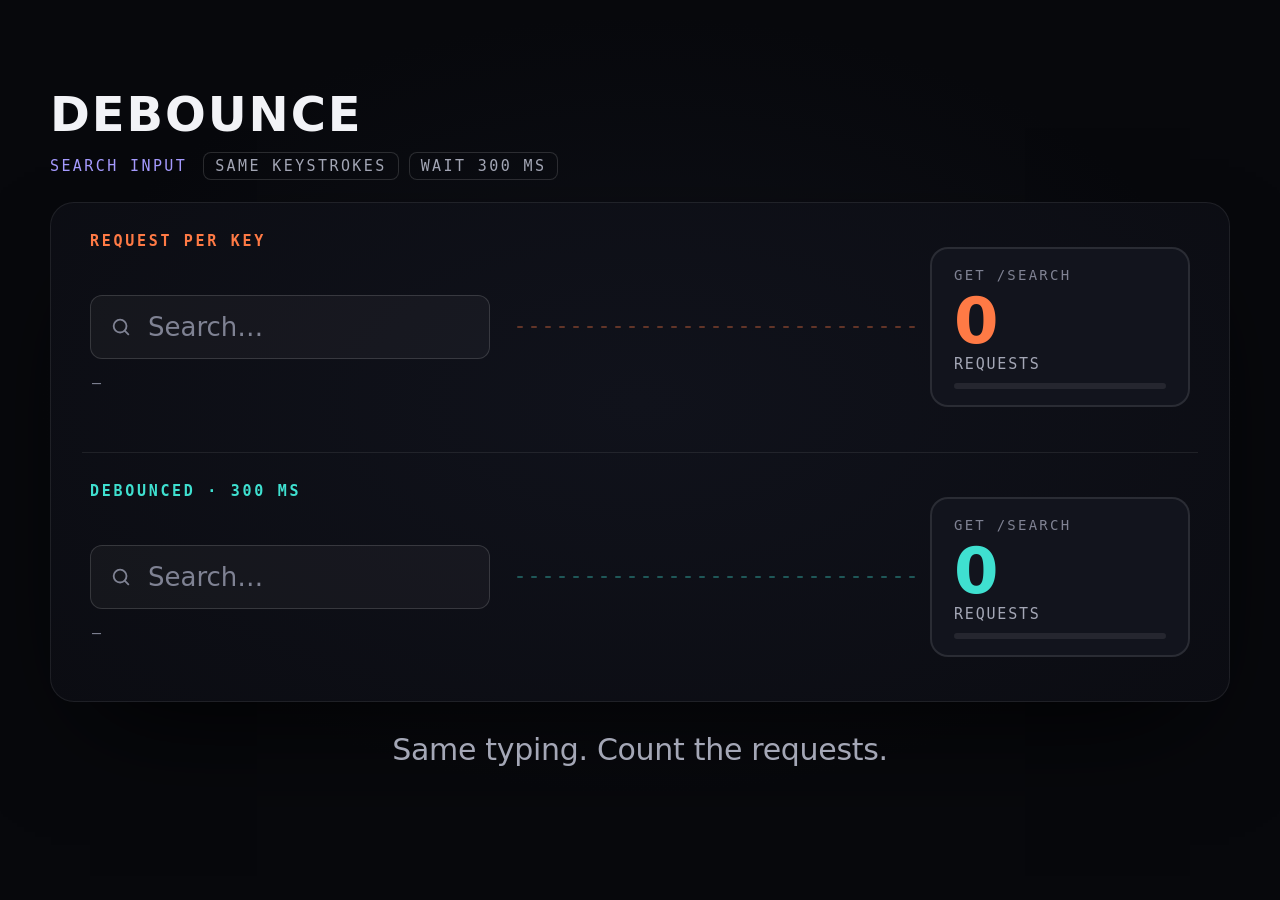
<file: index.html>
<!doctype html>
<html lang="en">
<head>
  <meta charset="utf-8">
  <meta name="viewport" content="width=device-width,initial-scale=1">
  <title>Debounce Search — veraetogrex_portfolio</title>
  <link rel="stylesheet" href="style.css">
</head>
<body>
  <!-- Debounce Search · zero dependencies · github.com/veraetogrex-portfolio -->
  <section class="db" id="search" aria-label="Search input with and without debounce">
    <header class="db-top">
      <h1 class="db-title">Debounce</h1>
      <p class="db-rules"><span>Search input</span><b>Same keystrokes</b><b>Wait 300 ms</b></p>
    </header>

    <div class="db-scene">
      <canvas class="db-canvas" aria-hidden="true"></canvas>
      <div class="db-row is-raw">
        <span class="db-tag">Request per key</span>
        <label class="db-field"><svg viewBox="0 0 24 24" fill="none" stroke-width="2" stroke-linecap="round"><circle cx="11" cy="11" r="7"/><path d="m20 20-4-4"/></svg><input class="db-in" placeholder="Search…" autocomplete="off" spellcheck="false" aria-label="Search"></label>
        <span class="db-note">—</span>
        <div class="db-server"><small>GET /search</small><b>0</b><em>requests</em><span class="db-load"><i></i></span></div>
      </div>
      <div class="db-row is-deb">
        <span class="db-tag">Debounced · 300 ms</span>
        <label class="db-field"><svg viewBox="0 0 24 24" fill="none" stroke-width="2" stroke-linecap="round"><circle cx="11" cy="11" r="7"/><path d="m20 20-4-4"/></svg><input class="db-mirror" placeholder="Search…" readonly tabindex="-1" aria-hidden="true"></label>
        <span class="db-note">—</span>
        <div class="db-server"><small>GET /search</small><b>0</b><em>requests</em><span class="db-load"><i></i></span></div>
      </div>
    </div>

    <div class="db-verdict" role="status">
      <p class="db-caption">Same typing. Count the requests.</p>
      <p class="db-score"><span class="r">9</span> requests<span class="a">→</span><span class="g">1</span></p>
    </div>
  </section>

  <script src="script.js"></script>
</body>
</html>
</file>
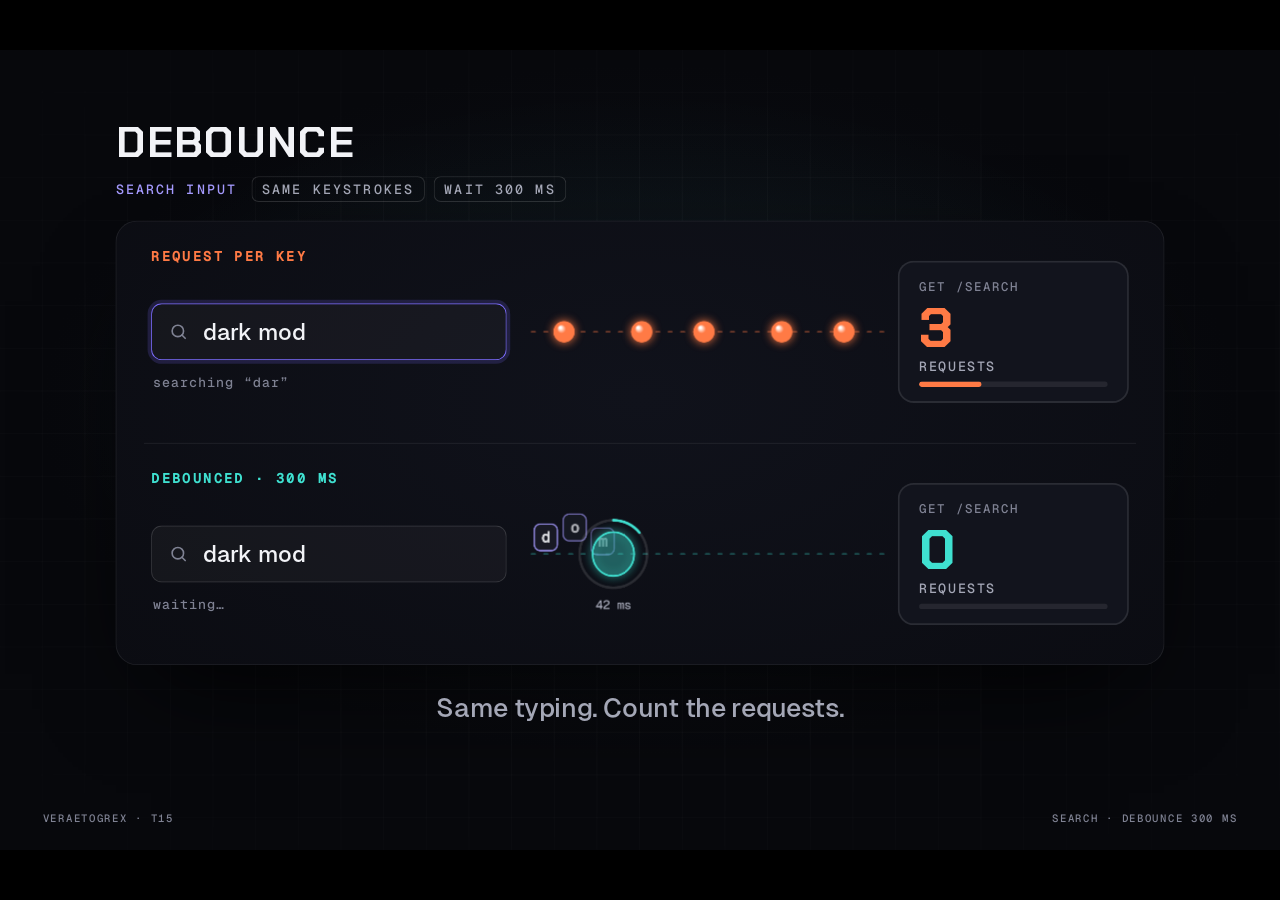
<file: mockup/debounce-search.autoplay.html>
<!doctype html>
<html lang="en">
<head>
<meta charset="utf-8">
<meta name="viewport" content="width=device-width,initial-scale=1">
<title>T15 Debounce Search — nine keystrokes, one request</title>
<link rel="stylesheet" href="_shared/nocturne.css">
<link rel="stylesheet" href="../style.css">
<style>
  /* the component from source/, dressed in Nocturne type */
  #stage{background:radial-gradient(ellipse 65% 60% at 50% 45%,#0E1018 0%,var(--void) 72%);
    --font:var(--f-text);--mono:var(--f-mono);--display:var(--f-display)}
  #stage .db{position:absolute;left:130px;top:80px;zoom:1;z-index:1}
  .halo{position:absolute;left:50%;top:44%;width:1300px;height:700px;margin:-350px 0 0 -650px;border-radius:50%;pointer-events:none;z-index:0;
    background:radial-gradient(closest-side,rgba(63,224,208,.07),rgba(0,0,0,0))}

</style>
</head>
<body>
<div id="stage" class="grid" data-title="T15 Debounce Search" data-url="veraetogrex-portfolio.github.io/debounce-search">
  <div class="halo"></div>
  <section class="db" id="search" aria-label="Search input with and without debounce">
    <header class="db-top">
      <h1 class="db-title">Debounce</h1>
      <p class="db-rules"><span>Search input</span><b>Same keystrokes</b><b>Wait 300 ms</b></p>
    </header>

    <div class="db-scene">
      <canvas class="db-canvas" aria-hidden="true"></canvas>
      <div class="db-row is-raw">
        <span class="db-tag">Request per key</span>
        <label class="db-field"><svg viewBox="0 0 24 24" fill="none" stroke-width="2" stroke-linecap="round"><circle cx="11" cy="11" r="7"/><path d="m20 20-4-4"/></svg><input class="db-in" placeholder="Search…" autocomplete="off" spellcheck="false" aria-label="Search"></label>
        <span class="db-note">—</span>
        <div class="db-server"><small>GET /search</small><b>0</b><em>requests</em><span class="db-load"><i></i></span></div>
      </div>
      <div class="db-row is-deb">
        <span class="db-tag">Debounced · 300 ms</span>
        <label class="db-field"><svg viewBox="0 0 24 24" fill="none" stroke-width="2" stroke-linecap="round"><circle cx="11" cy="11" r="7"/><path d="m20 20-4-4"/></svg><input class="db-mirror" placeholder="Search…" readonly tabindex="-1" aria-hidden="true"></label>
        <span class="db-note">—</span>
        <div class="db-server"><small>GET /search</small><b>0</b><em>requests</em><span class="db-load"><i></i></span></div>
      </div>
    </div>

    <div class="db-verdict" role="status">
      <p class="db-caption">Same typing. Count the requests.</p>
      <p class="db-score"><span class="r">9</span> requests<span class="a">→</span><span class="g">1</span></p>
    </div>
  </section>
  <div class="status-line"><span>Veraetogrex · T15</span><span>Search · debounce 300 ms</span></div>
</div>
<script>window.AUTOPLAY = true;</script>
<script src="_shared/stage.js"></script>
<script src="../script.js"></script>
<script>
const db = document.querySelector('#search').debounce;
Stage.init({
  reset: () => db.reset(),
  cursorStart: [-80, -80],                 // no cursor: the keys type themselves
  async demo(s) {
    const t0 = performance.now();
    await s.until(t0, 250);
    await s.type(db.input, 'dark mode', { cps: 13, jitter: .25 });   // 9 keys: 9 requests up top, one drop below
    await s.until(t0, 5000);
    db.clear();                            // empty box, counters back to zero = first frame
    await s.until(t0, 5700);
  },
});
</script>
</body>
</html>
</file>
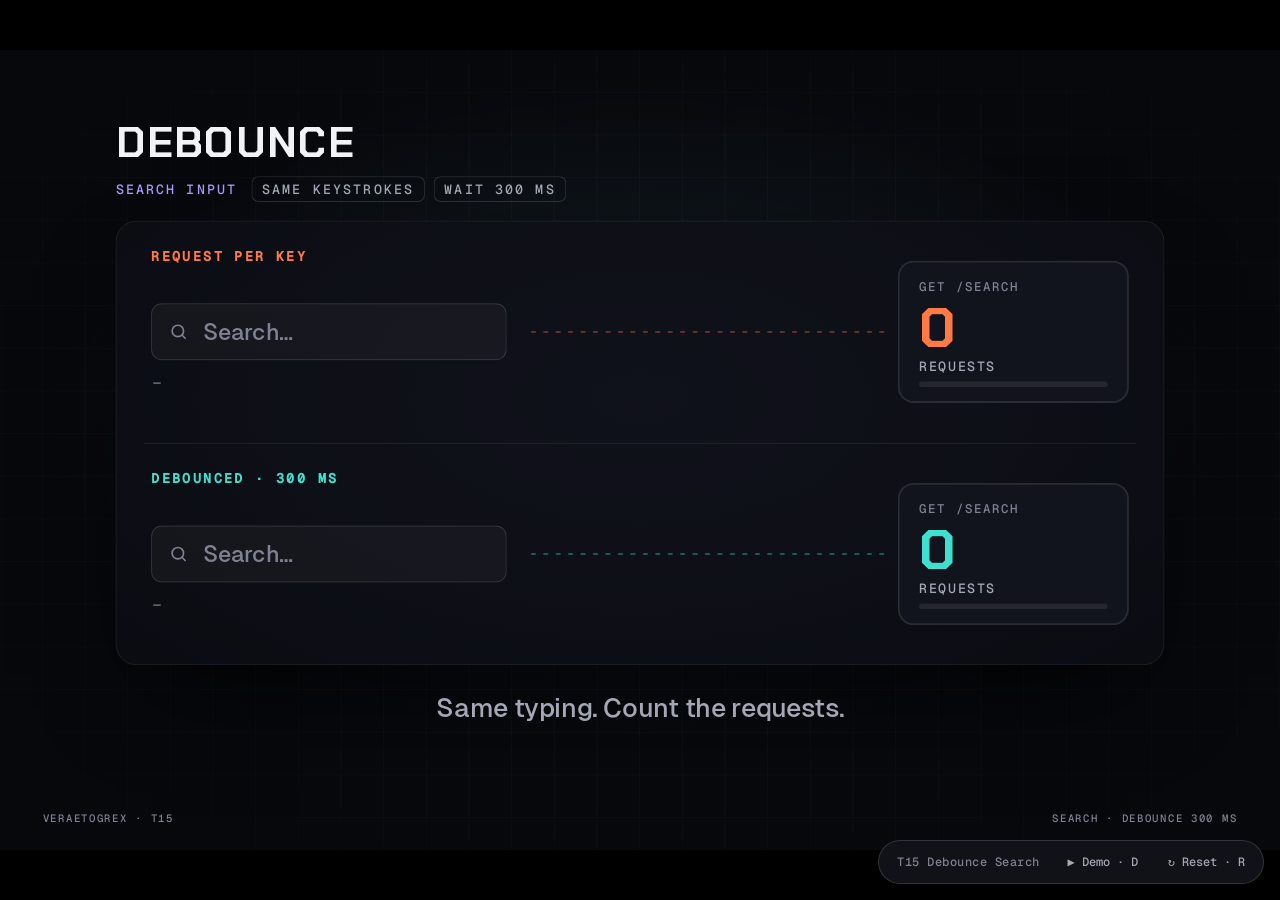
<file: mockup/debounce-search.html>
<!doctype html>
<html lang="en">
<head>
<meta charset="utf-8">
<meta name="viewport" content="width=device-width,initial-scale=1">
<title>T15 Debounce Search — nine keystrokes, one request</title>
<link rel="stylesheet" href="_shared/nocturne.css">
<link rel="stylesheet" href="../style.css">
<style>
  /* the component from source/, dressed in Nocturne type */
  #stage{background:radial-gradient(ellipse 65% 60% at 50% 45%,#0E1018 0%,var(--void) 72%);
    --font:var(--f-text);--mono:var(--f-mono);--display:var(--f-display)}
  #stage .db{position:absolute;left:130px;top:80px;zoom:1;z-index:1}
  .halo{position:absolute;left:50%;top:44%;width:1300px;height:700px;margin:-350px 0 0 -650px;border-radius:50%;pointer-events:none;z-index:0;
    background:radial-gradient(closest-side,rgba(63,224,208,.07),rgba(0,0,0,0))}

</style>
</head>
<body>
<div id="stage" class="grid" data-title="T15 Debounce Search" data-url="veraetogrex-portfolio.github.io/debounce-search">
  <div class="halo"></div>
  <section class="db" id="search" aria-label="Search input with and without debounce">
    <header class="db-top">
      <h1 class="db-title">Debounce</h1>
      <p class="db-rules"><span>Search input</span><b>Same keystrokes</b><b>Wait 300 ms</b></p>
    </header>

    <div class="db-scene">
      <canvas class="db-canvas" aria-hidden="true"></canvas>
      <div class="db-row is-raw">
        <span class="db-tag">Request per key</span>
        <label class="db-field"><svg viewBox="0 0 24 24" fill="none" stroke-width="2" stroke-linecap="round"><circle cx="11" cy="11" r="7"/><path d="m20 20-4-4"/></svg><input class="db-in" placeholder="Search…" autocomplete="off" spellcheck="false" aria-label="Search"></label>
        <span class="db-note">—</span>
        <div class="db-server"><small>GET /search</small><b>0</b><em>requests</em><span class="db-load"><i></i></span></div>
      </div>
      <div class="db-row is-deb">
        <span class="db-tag">Debounced · 300 ms</span>
        <label class="db-field"><svg viewBox="0 0 24 24" fill="none" stroke-width="2" stroke-linecap="round"><circle cx="11" cy="11" r="7"/><path d="m20 20-4-4"/></svg><input class="db-mirror" placeholder="Search…" readonly tabindex="-1" aria-hidden="true"></label>
        <span class="db-note">—</span>
        <div class="db-server"><small>GET /search</small><b>0</b><em>requests</em><span class="db-load"><i></i></span></div>
      </div>
    </div>

    <div class="db-verdict" role="status">
      <p class="db-caption">Same typing. Count the requests.</p>
      <p class="db-score"><span class="r">9</span> requests<span class="a">→</span><span class="g">1</span></p>
    </div>
  </section>
  <div class="status-line"><span>Veraetogrex · T15</span><span>Search · debounce 300 ms</span></div>
</div>
<script src="_shared/stage.js"></script>
<script src="../script.js"></script>
<script>
const db = document.querySelector('#search').debounce;
Stage.init({
  reset: () => db.reset(),
  cursorStart: [-80, -80],                 // no cursor: the keys type themselves
  async demo(s) {
    const t0 = performance.now();
    await s.until(t0, 250);
    await s.type(db.input, 'dark mode', { cps: 13, jitter: .25 });   // 9 keys: 9 requests up top, one drop below
    await s.until(t0, 5000);
    db.clear();                            // empty box, counters back to zero = first frame
    await s.until(t0, 5700);
  },
});
</script>
</body>
</html>
</file>
<file: style.css>
/* Debounce Search — github.com/veraetogrex-portfolio · zero dependencies */
:root {
  --bg: #07080c;
  --panel: #0b0c12;
  --text: #f2f3f7;
  --text-2: #a4a7b6;
  --text-3: #7f8293;
  --line: rgba(255, 255, 255, .08);
  --line-2: rgba(255, 255, 255, .14);
  --pulse: #7c6cff;
  --pulse-soft: #a69bff;
  --ion: #3fe0d0;     /* one request, sent once typing stops */
  --flare: #ff7a45;   /* a request per keystroke */
  --font: system-ui, -apple-system, "Segoe UI", sans-serif;
  --mono: ui-monospace, "SF Mono", Menlo, Consolas, monospace;
  --display: var(--font);
}

* { box-sizing: border-box; }
body {
  margin: 0; min-height: 100vh; display: grid; place-items: center; overflow: hidden;
  background: radial-gradient(65% 60% at 50% 45%, #0e1018, var(--bg) 72%);
  color: var(--text); font: 16px/1.4 var(--font);
}
h1, p { margin: 0; }
input { font: inherit; color: inherit; }

.db { position: relative; width: 1180px; height: 720px; }
@media (max-width: 1240px) { .db { zoom: .8; } }
@media (max-width: 960px)  { .db { zoom: .6; } }
@media (max-width: 720px)  { .db { zoom: .3; } }

/* ── header ─────────────────────────────────────────── */
.db-top { height: 96px; }
.db-title { font: 700 48px/1 var(--display); letter-spacing: .04em; text-transform: uppercase; }
.db-rules { margin-top: 14px; display: flex; align-items: center; gap: 10px; font: 500 15px var(--mono); letter-spacing: .16em; text-transform: uppercase; color: var(--text-3); }
.db-rules span { margin-right: 6px; color: var(--pulse-soft); }
.db-rules b { padding: 5px 12px; border-radius: 8px; font-weight: 500; color: var(--text-2); box-shadow: 0 0 0 1px var(--line-2) inset; }

/* ── scene: two lanes, same keystrokes ─────────────── */
.db-scene {
  position: absolute; left: 0; top: 112px; width: 1180px; height: 500px; border-radius: 24px; overflow: hidden;
  background: radial-gradient(70% 90% at 50% 40%, #10121b, var(--panel));
  box-shadow: 0 0 0 1px var(--line) inset, 0 50px 110px -40px rgba(0, 0, 0, .9);
}
.db-scene::after { content: ""; position: absolute; left: 32px; right: 32px; top: 250px; height: 1px; background: var(--line); }
.db-canvas { position: absolute; inset: 0; width: 100%; height: 100%; z-index: 1; pointer-events: none; }

.db-row { position: absolute; left: 0; right: 0; height: 250px; }
.db-row.is-raw { top: 0; }
.db-row.is-deb { top: 250px; }
.db-tag { position: absolute; left: 40px; top: 30px; font: 600 15px var(--mono); letter-spacing: .18em; text-transform: uppercase; }
.is-raw .db-tag { color: var(--flare); }
.is-deb .db-tag { color: var(--ion); }

.db-field {
  position: absolute; left: 40px; top: 93px; width: 400px; height: 64px; border-radius: 12px;
  display: flex; align-items: center; gap: 14px; padding: 0 20px;
  background: rgba(255, 255, 255, .035); box-shadow: 0 0 0 1px var(--line-2) inset; transition: box-shadow .2s;
}
.db-field svg { flex: none; width: 22px; height: 22px; stroke: var(--text-3); }
.db-field input { width: 100%; border: 0; outline: 0; background: none; font: 500 26px var(--font); caret-color: var(--pulse); }
.db-field input::placeholder { color: var(--text-3); }
.db-field:focus-within { box-shadow: 0 0 0 1px var(--pulse) inset, 0 0 0 4px rgba(124, 108, 255, .18); }
.db-note { position: absolute; left: 42px; top: 172px; font: 500 15px var(--mono); letter-spacing: .08em; color: var(--text-3); font-variant-numeric: tabular-nums; }
.db-note.is-hit { color: var(--ion); }

.db-server {
  position: absolute; left: 880px; top: 45px; width: 260px; height: 160px; border-radius: 18px; padding: 20px 24px;
  background: #12141d; box-shadow: 0 0 0 2px rgba(255, 255, 255, .1) inset; transition: box-shadow .25s, background .25s;
}
.db-server small { display: block; font: 500 14px var(--mono); letter-spacing: .16em; text-transform: uppercase; color: var(--text-3); }
.db-server b { display: block; margin-top: 6px; font: 700 64px/1 var(--display); font-variant-numeric: tabular-nums; }
.db-server em { font: 500 15px var(--mono); font-style: normal; letter-spacing: .12em; text-transform: uppercase; color: var(--text-2); }
.db-load { position: absolute; left: 24px; right: 24px; bottom: 18px; height: 6px; border-radius: 3px; background: rgba(255, 255, 255, .08); overflow: hidden; }
.db-load i { display: block; height: 100%; width: 0; border-radius: 3px; transition: width .25s; }
.is-raw .db-server b { color: var(--flare); }
.is-raw .db-load i { background: var(--flare); }
.is-deb .db-server b { color: var(--ion); }
.is-deb .db-load i { background: var(--ion); }
.is-raw .db-server.is-hot { background: #1d1311; box-shadow: 0 0 0 2px rgba(255, 122, 69, .7) inset, 0 0 60px -10px rgba(255, 122, 69, .55); }
.is-deb .db-server.is-hit { box-shadow: 0 0 0 2px rgba(63, 224, 208, .7) inset, 0 0 60px -10px rgba(63, 224, 208, .5); }
.db-server b.is-bump { animation: db-bump .3s ease-out; }
@keyframes db-bump { 40% { transform: scale(1.16); } }
.db-server.is-shake { animation: db-shake .32s; }
@keyframes db-shake { 25% { transform: translateX(-4px); } 75% { transform: translateX(4px); } }

/* ── verdict ────────────────────────────────────────── */
.db-verdict { position: absolute; left: 0; right: 0; top: 632px; height: 70px; text-align: center; }
.db-verdict > * { position: absolute; left: 0; right: 0; top: 0; transition: opacity .35s, transform .45s cubic-bezier(.34, 1.56, .64, 1); }
.db-caption { font: 500 30px var(--font); letter-spacing: -.01em; color: var(--text-2); line-height: 56px; }
.db-score { font: 700 54px/56px var(--display); letter-spacing: .02em; text-transform: uppercase; opacity: 0; transform: translateY(18px) scale(.94); }
.db-score .r { color: var(--flare); }
.db-score .g { color: var(--ion); }
.db-score .a { color: var(--text-3); margin: 0 14px; }
.db.is-done .db-caption { opacity: 0; transform: translateY(-14px); }
.db.is-done .db-score { opacity: 1; transform: none; }
</file>
<file: mockup/_shared/nocturne.css>
/* Nocturne — shared base styles for the mockups */
@font-face{font-family:"Chakra Petch";font-weight:500;font-display:swap;src:url(fonts/chakra-petch-latin-500-normal.woff2) format("woff2")}
@font-face{font-family:"Chakra Petch";font-weight:600;font-display:swap;src:url(fonts/chakra-petch-latin-600-normal.woff2) format("woff2")}
@font-face{font-family:"Chakra Petch";font-weight:700;font-display:swap;src:url(fonts/chakra-petch-latin-700-normal.woff2) format("woff2")}
@font-face{font-family:"Geist";font-weight:400;font-display:swap;src:url(fonts/geist-sans-latin-400-normal.woff2) format("woff2")}
@font-face{font-family:"Geist";font-weight:500;font-display:swap;src:url(fonts/geist-sans-latin-500-normal.woff2) format("woff2")}
@font-face{font-family:"Geist";font-weight:600;font-display:swap;src:url(fonts/geist-sans-latin-600-normal.woff2) format("woff2")}
@font-face{font-family:"Geist";font-weight:700;font-display:swap;src:url(fonts/geist-sans-latin-700-normal.woff2) format("woff2")}
@font-face{font-family:"Geist Mono";font-weight:400;font-display:swap;src:url(fonts/geist-mono-latin-400-normal.woff2) format("woff2")}
@font-face{font-family:"Geist Mono";font-weight:500;font-display:swap;src:url(fonts/geist-mono-latin-500-normal.woff2) format("woff2")}

:root{
  --void:#07080C; --panel:#0E1016; --panel-2:#111218; --raise:#1A1B24; --raise-2:#22252F;
  --glass:rgba(255,255,255,.05); --glass-strong:rgba(255,255,255,.12);
  --line:rgba(255,255,255,.08); --line-2:rgba(255,255,255,.14);
  --text:#F2F3F7; --text-2:#A4A7B6; --text-3:#7F8293;
  --pulse:#7C6CFF; --pulse-btn:#6A5AF9; --pulse-soft:#A69BFF; --pulse-pale:#C9C2FF;
  --ion:#3FE0D0; --flare:#FF7A45; --pink:#FF6FB5; --amber:#FFB547;
  --daylight:#F4F5F8;
  --r-field:10px; --r-card:14px; --r-panel:20px;
  --f-display:"Chakra Petch","Geist",system-ui,sans-serif;
  --f-text:"Geist","Inter",system-ui,-apple-system,sans-serif;
  --f-mono:"Geist Mono",ui-monospace,"SF Mono",Menlo,monospace;
  --ease-out:cubic-bezier(.2,.8,.2,1);
  --ease-io:cubic-bezier(.65,0,.35,1);
  --ease-back:cubic-bezier(.34,1.56,.64,1);
}
*,*::before,*::after{box-sizing:border-box}
html,body{margin:0;height:100%;background:#000;color:var(--text);font-family:var(--f-text);-webkit-font-smoothing:antialiased;overflow:hidden}
button,input,textarea{font:inherit;color:inherit}
button{cursor:pointer;background:none;border:0;padding:0}

/* viewport and scaling */
.li-viewport{position:fixed;inset:0;overflow:hidden;background:#000}
.li-shell{position:absolute;left:50%;top:50%;transform-origin:50% 50%}
#stage{position:relative;width:1440px;height:900px;overflow:hidden;background:var(--void);isolation:isolate}
#stage.grid::before{content:"";position:absolute;inset:0;pointer-events:none;z-index:0;
  background-image:linear-gradient(var(--line) 1px,transparent 1px),linear-gradient(90deg,var(--line) 1px,transparent 1px);
  background-size:48px 48px;background-position:-1px -1px;opacity:.45;
  -webkit-mask-image:radial-gradient(ellipse 75% 70% at 50% 50%,#000 30%,transparent 100%);
          mask-image:radial-gradient(ellipse 75% 70% at 50% 50%,#000 30%,transparent 100%)}

/* browser frame (?frame) */
.li-browser{width:1440px;border-radius:18px;overflow:hidden;background:#15161D;box-shadow:0 0 0 1px rgba(255,255,255,.08),0 40px 120px rgba(0,0,0,.6)}
.li-browser-bar{height:46px;display:flex;align-items:center;gap:16px;padding:0 18px;background:#121319;border-bottom:1px solid var(--line)}
.li-dots{display:flex;gap:8px}.li-dots i{width:12px;height:12px;border-radius:50%;background:#2A2C36;display:block}
.li-dots i:nth-child(1){background:#FF5F57}.li-dots i:nth-child(2){background:#FEBC2E}.li-dots i:nth-child(3){background:#28C840}
.li-url{flex:0 1 520px;margin:0 auto;height:28px;border-radius:8px;background:#1C1D25;display:flex;align-items:center;justify-content:center;gap:8px;font:500 13px var(--f-mono);color:var(--text-2);letter-spacing:.02em}
.li-url::before{content:"";width:9px;height:11px;border:1.5px solid var(--text-3);border-radius:2px 2px 3px 3px;border-top-width:4px;opacity:.7}

/* demo cursor */
#li-cursor{position:absolute;left:0;top:0;width:28px;height:28px;z-index:9999;pointer-events:none;opacity:0;transition:opacity .2s;will-change:transform;filter:drop-shadow(0 4px 10px rgba(0,0,0,.55))}
#li-cursor.on{opacity:1}
#li-cursor svg{display:block;transform-origin:4px 3px;transition:transform .12s var(--ease-out)}
#li-cursor.down svg{transform:scale(.82)}
#li-cursor.grab .arrow{display:none}#li-cursor:not(.grab) .hand{display:none}
.li-ripple{position:absolute;width:44px;height:44px;margin:-22px 0 0 -22px;border-radius:50%;border:2px solid rgba(255,255,255,.85);pointer-events:none;z-index:9998;animation:li-ripple .5s var(--ease-out) forwards}
@keyframes li-ripple{from{transform:scale(.3);opacity:.9}to{transform:scale(1.35);opacity:0}}
#stage.demo-running, #stage.demo-running *{cursor:none!important}

/* control pill outside the stage (interactive mode only) */
.li-controls{position:fixed;right:16px;bottom:16px;z-index:10;display:flex;gap:6px;padding:6px;border-radius:999px;background:rgba(20,21,28,.86);border:1px solid var(--line-2);backdrop-filter:blur(10px);font:500 12px var(--f-mono);letter-spacing:.04em}
.li-controls button{padding:7px 12px;border-radius:999px;color:var(--text-2)}
.li-controls button:hover{background:var(--raise-2);color:var(--text)}
.li-controls .li-title{padding:7px 10px 7px 12px;color:var(--text-3)}
body.autoplay .li-controls,body.clean .li-controls{display:none}

/* shared primitives */
.mono{font-family:var(--f-mono);letter-spacing:.08em;text-transform:uppercase}
.display{font-family:var(--f-display);text-transform:uppercase;letter-spacing:.02em}
.btn{display:inline-flex;align-items:center;justify-content:center;gap:10px;height:52px;padding:0 26px;border-radius:var(--r-field);background:var(--pulse-btn);color:#fff;font:600 17px var(--f-text);box-shadow:0 0 0 1px rgba(255,255,255,.1) inset,0 10px 30px -10px rgba(124,108,255,.8)}
.btn.ghost{background:var(--glass);box-shadow:0 0 0 1px var(--line-2) inset;color:var(--text)}
.field{height:56px;border-radius:var(--r-field);background:rgba(255,255,255,.035);border:1px solid var(--line-2);padding:0 18px;display:flex;align-items:center;font-size:18px;color:var(--text);outline:none;transition:border-color .2s,box-shadow .2s}
.field:focus,.field.focus{border-color:var(--pulse);box-shadow:0 0 0 4px rgba(124,108,255,.18)}
.card{background:var(--panel);border:1px solid var(--line);border-radius:var(--r-panel)}
.hud-corners{position:absolute;inset:-10px;pointer-events:none;
  background:
   linear-gradient(var(--c,var(--line-2)) 0 0) left top/18px 1px no-repeat,linear-gradient(var(--c,var(--line-2)) 0 0) left top/1px 18px no-repeat,
   linear-gradient(var(--c,var(--line-2)) 0 0) right top/18px 1px no-repeat,linear-gradient(var(--c,var(--line-2)) 0 0) right top/1px 18px no-repeat,
   linear-gradient(var(--c,var(--line-2)) 0 0) left bottom/18px 1px no-repeat,linear-gradient(var(--c,var(--line-2)) 0 0) left bottom/1px 18px no-repeat,
   linear-gradient(var(--c,var(--line-2)) 0 0) right bottom/18px 1px no-repeat,linear-gradient(var(--c,var(--line-2)) 0 0) right bottom/1px 18px no-repeat}
.status-line{position:absolute;left:48px;right:48px;bottom:28px;display:flex;justify-content:space-between;font:500 12px var(--f-mono);letter-spacing:.14em;text-transform:uppercase;color:var(--text-3);z-index:2}

@media (prefers-reduced-motion: reduce){
  *,*::before,*::after{animation-duration:150ms!important;transition-duration:150ms!important}
}
</file>
